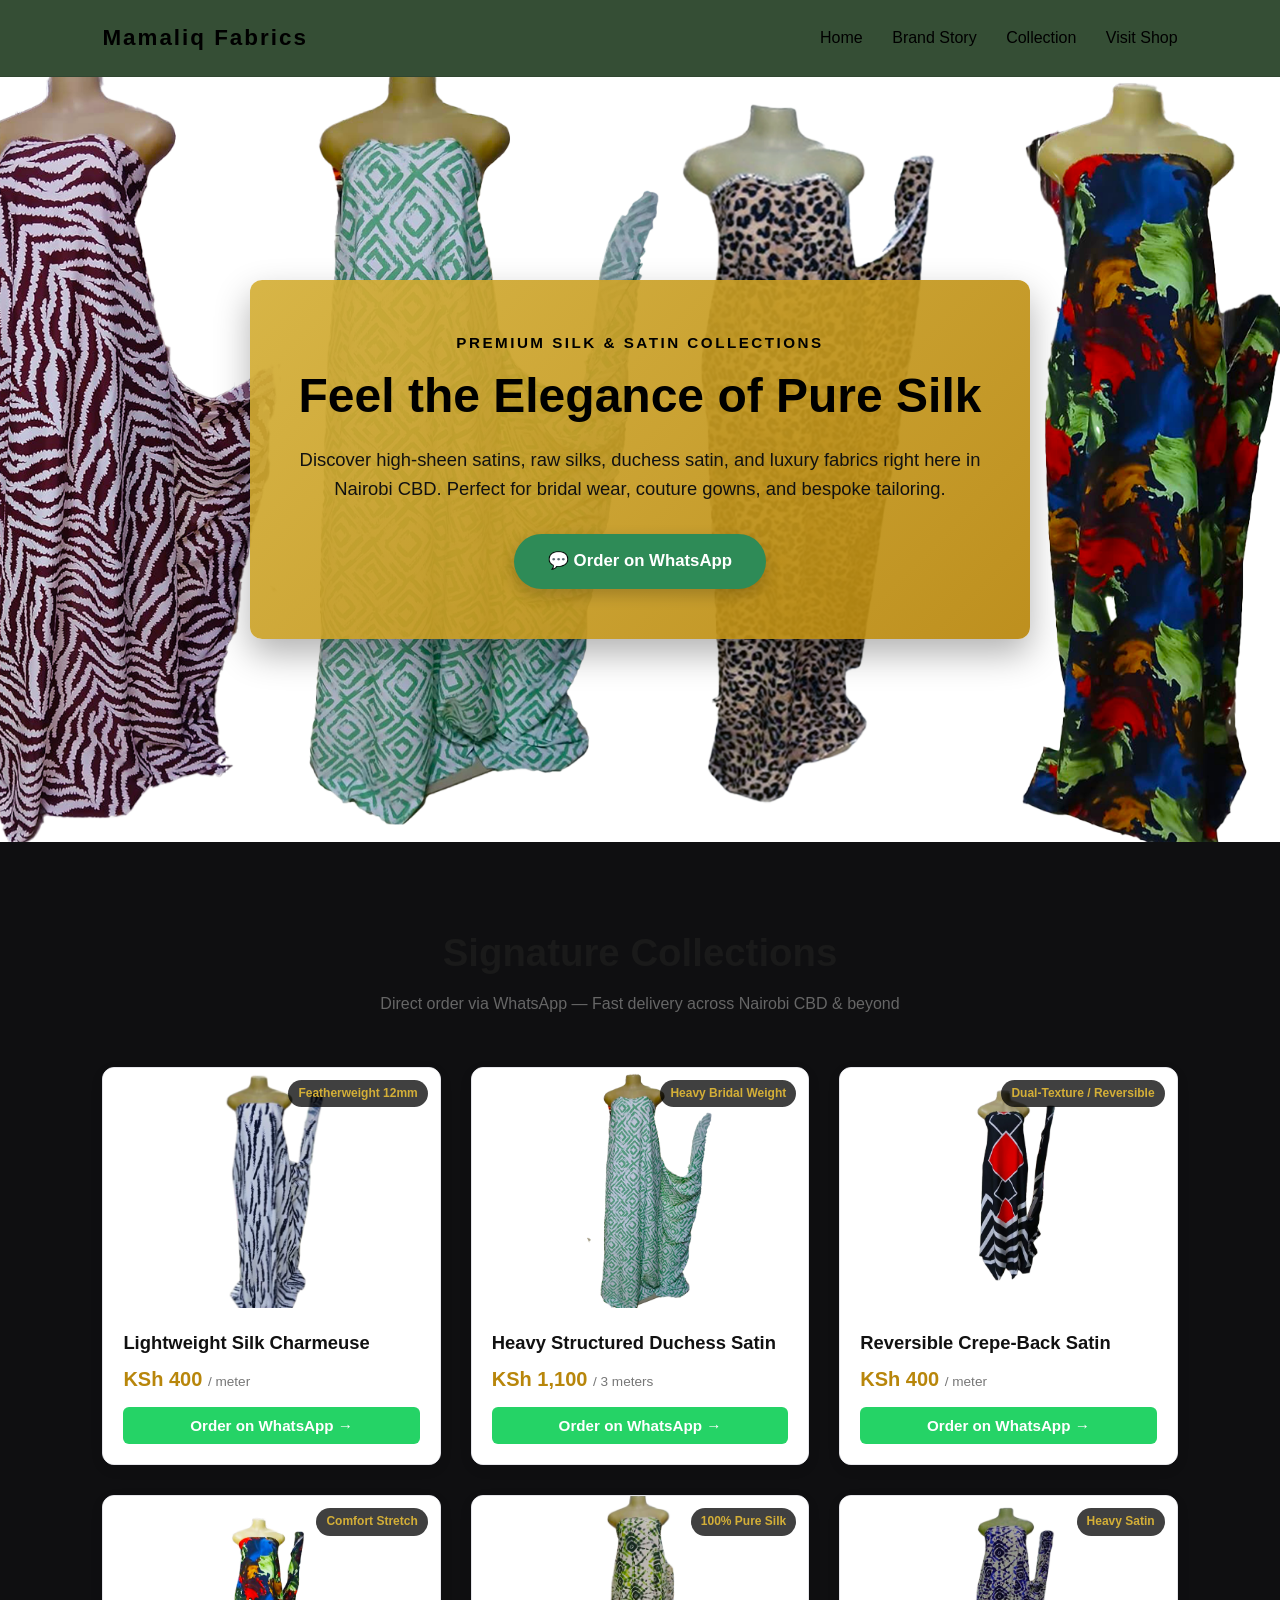
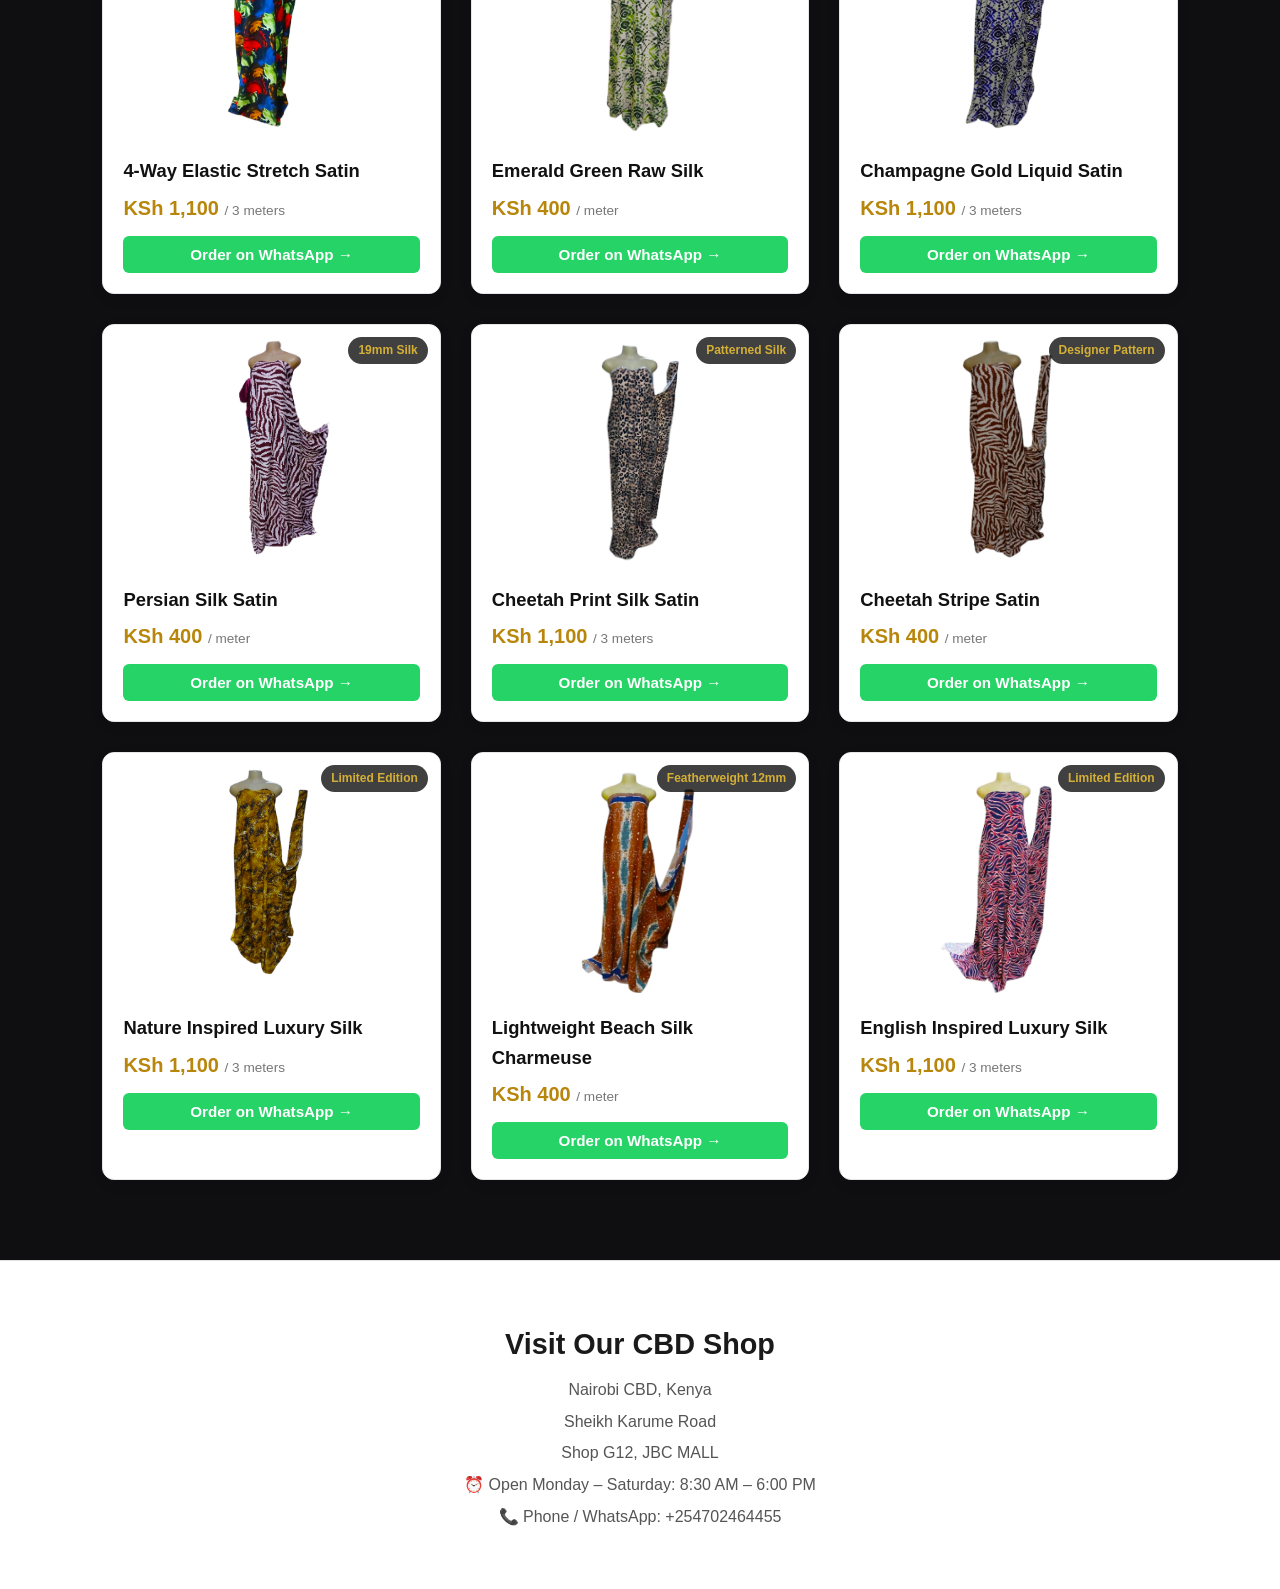
<file: Index.html>
<!DOCTYPE html>
<html lang="en">
<head>
  <meta charset="UTF-8">
  <meta name="viewport" content="width=device-width, initial-scale=1.0">
  <title>Mamaliq Fabrics | Nairobi CBD</title>
  <link rel="stylesheet" href="MMQ2.css">
</head>
<body>

  <!-- NAVBAR -->
  <nav class="navbar">
    <a href="index.html" class="logo">Mamaliq Fabrics</a>
    <div class="nav-links">
      <a href="#hero">Home</a>
      <a href="MMQ2 Story.html">Brand Story</a>
      <a href="#catalog">Collection</a>
      <a href="#visit">Visit Shop</a>
    </div>
  </nav>

  <!-- EYE-CATCHING HERO SECTION -->
  <section id="hero" class="hero-section">
    <div class="hero-overlay-box">
      <span class="tagline">Premium Silk & Satin Collections</span>
      <h1>Feel the Elegance of Pure Silk</h1>
      <p>Discover high-sheen satins, raw silks, duchess satin, and luxury fabrics right here in Nairobi CBD. Perfect for bridal wear, couture gowns, and bespoke tailoring.</p>
      <a href="https://wa.me/254702464455?text=Hi!%20I%20want%20to%20order%20fabrics%20from%20Mamaliq%20Fabrics." class="btn-primary" target="_blank">
        💬 Order on WhatsApp
      </a>
    </div>
  </section>

  <!-- FABRIC CATALOG -->
  <section id="catalog" class="catalog-section">
    <h2>Signature Collections</h2>
    <p class="section-sub">Direct order via WhatsApp — Fast delivery across Nairobi CBD & beyond</p>
    
    <div class="product-grid">

      <!-- 1. LIGHTWEIGHT CHARMEUSE -->
      <div class="product-card" onclick="orderOnWhatsApp('Lightweight Silk Charmeuse', 'KSh 400 / meter')">
        <div class="card-image">
          <img src="Coll9.png" alt="Silk Charmeuse">
          <span class="badge">Featherweight 12mm</span>
        </div>
        <div class="card-details">
          <h3>Lightweight Silk Charmeuse</h3>
          <p class="price">KSh 400 <span>/ meter</span></p>
          <button class="btn-order" type="button">Order on WhatsApp →</button>
        </div>
      </div>

      <!-- 2. HEAVY DUCHESS SATIN -->
      <div class="product-card" onclick="orderOnWhatsApp('Heavy Structured Duchess Satin', 'KSh 1,100 / 3 meters')">
        <div class="card-image">
          <img src="Coll3.png" alt="Cheetahsatin">
          <span class="badge">Heavy Bridal Weight</span>
        </div>
        <div class="card-details">
          <h3>Heavy Structured Duchess Satin</h3>
          <p class="price">KSh 1,100 <span>/ 3 meters</span></p>
          <button class="btn-order" type="button">Order on WhatsApp →</button>
        </div>
      </div>

      <!-- 3. REVERSIBLE CREPE-BACK SATIN -->
      <div class="product-card" onclick="orderOnWhatsApp('Reversible Crepe-Back Satin', 'KSh 400 / meter')">
        <div class="card-image">
          <img src="Coll7.png" alt="Crepe-Back Satin">
          <span class="badge">Dual-Texture / Reversible</span>
        </div>
        <div class="card-details">
          <h3>Reversible Crepe-Back Satin</h3>
          <p class="price">KSh 400 <span>/ meter</span></p>
          <button class="btn-order" type="button">Order on WhatsApp →</button>
        </div>
      </div>

      <!-- 4. STRETCH SATIN -->
      <div class="product-card" onclick="orderOnWhatsApp('4-Way Elastic Stretch Satin', 'KSh 1,100 / 3 meters')">
        <div class="card-image">
          <img src="Coll2.png" alt="Stretch Satin">
          <span class="badge">Comfort Stretch</span>
        </div>
        <div class="card-details">
          <h3>4-Way Elastic Stretch Satin</h3>
          <p class="price">KSh 1,100 <span>/ 3 meters</span></p>
          <button class="btn-order" type="button">Order on WhatsApp →</button>
        </div>
      </div>

      <!-- 5. EMERALD RAW SILK -->
      <div class="product-card" onclick="orderOnWhatsApp('Emerald Green Raw Silk', 'KSh 400 / meter')">
        <div class="card-image">
          <img src="Coll6.png" alt="Emerald Silk">
          <span class="badge">100% Pure Silk</span>
        </div>
        <div class="card-details">
          <h3>Emerald Green Raw Silk</h3>
          <p class="price">KSh 400 <span>/ meter</span></p>
          <button class="btn-order" type="button">Order on WhatsApp →</button>
        </div>
      </div>

      <!-- 6. CHAMPAGNE GOLD SATIN -->
      <div class="product-card" onclick="orderOnWhatsApp('Champagne Gold Liquid Satin', 'KSh 1,100 / 3 meters')">
        <div class="card-image">
          <img src="Coll5.png" alt="Champagne Satin">
          <span class="badge">Heavy Satin</span>
        </div>
        <div class="card-details">
          <h3>Champagne Gold Liquid Satin</h3>
          <p class="price">KSh 1,100 <span>/ 3 meters</span></p>
          <button class="btn-order" type="button">Order on WhatsApp →</button>
        </div>
      </div>

      <!-- 7. PERSIAN SILK SATIN -->
      <div class="product-card" onclick="orderOnWhatsApp('Persian Silk Satin', 'KSh 400 / meter')">
        <div class="card-image">
          <img src="Coll4.png" alt="Persian Silk Satin">
          <span class="badge">19mm Silk</span>
        </div>
        <div class="card-details">
          <h3>Persian Silk Satin</h3>
          <p class="price">KSh 400 <span>/ meter</span></p>
          <button class="btn-order" type="button">Order on WhatsApp →</button>
        </div>
      </div>

      <!-- 8. CHEETAH PRINT SATIN -->
      <div class="product-card" onclick="orderOnWhatsApp('Cheetah Print Silk Satin', 'KSh 1,100 / 3 meters')">
        <div class="card-image">
          <img src="Coll1.png" alt="Cheetah Print Silk Satin">
          <span class="badge">Patterned Silk</span>
        </div>
        <div class="card-details">
          <h3>Cheetah Print Silk Satin</h3>
          <p class="price">KSh 1,100 <span>/ 3 meters</span></p>
          <button class="btn-order" type="button">Order on WhatsApp →</button>
        </div>
      </div>

      <!-- 9. CHEETAH STRIPE SATIN -->
      <div class="product-card" onclick="orderOnWhatsApp('Cheetah Stripe Satin', 'KSh 400 / meter')">
        <div class="card-image">
          <img src="Coll13.png" alt="Cheetah Stripe Satin">
          <span class="badge">Designer Pattern</span>
        </div>
        <div class="card-details">
          <h3>Cheetah Stripe Satin</h3>
          <p class="price">KSh 400 <span>/ meter</span></p>
          <button class="btn-order" type="button">Order on WhatsApp →</button>
        </div>
      </div>

      <!-- 10. NATURE INSPIRED SILK -->
      <div class="product-card" onclick="orderOnWhatsApp('Nature Inspired Luxury Silk', 'KSh 1,100 / 3 meters')">
        <div class="card-image">
          <img src="Coll12.png" alt="Nature Inspired Silk">
          <span class="badge">Limited Edition</span>
        </div>
        <div class="card-details">
          <h3>Nature Inspired Luxury Silk</h3>
          <p class="price">KSh 1,100 <span>/ 3 meters</span></p>
          <button class="btn-order" type="button">Order on WhatsApp →</button>
        </div>
      </div>
	  	 <!-- 12.BEACH LIGHTWEIGHT CHARMEUSE -->
      <div class="product-card" onclick="orderOnWhatsApp('Lightweight Silk Charmeuse', 'KSh 400 / meter')">
        <div class="card-image">
          <img src="Coll10.png" alt="Silk Charmeuse">
          <span class="badge">Featherweight 12mm</span>
        </div>
        <div class="card-details">
          <h3>Lightweight Beach Silk Charmeuse</h3>
          <p class="price">KSh 400 <span>/ meter</span></p>
          <button class="btn-order" type="button">Order on WhatsApp →</button>
        </div>
      </div>
	  
  <!-- 11. DARK ENGLISH SATIN -->
      <div class="product-card" onclick="orderOnWhatsApp('Nature Inspired Luxury Silk', 'KSh 1,100 / 3 meters')">
        <div class="card-image">
          <img src="Coll8.png" alt="Nature Inspired Silk">
          <span class="badge">Limited Edition</span>
        </div>
        <div class="card-details">
          <h3>English Inspired Luxury Silk</h3>
          <p class="price">KSh 1,100 <span>/ 3 meters</span></p>
          <button class="btn-order" type="button">Order on WhatsApp →</button>
        </div>
      </div>
    </div>
	
  </section>

  <!-- CBD LOCATION FOOTER -->
  <footer id="visit" class="footer-section">
    <div class="footer-content">
      <h2>Visit Our CBD Shop</h2>
      <p>Nairobi CBD, Kenya</p>
      <p>Sheikh Karume Road</p>
      <p>Shop G12, JBC MALL</p>
      <p>⏰ Open Monday – Saturday: 8:30 AM – 6:00 PM</p>
      <p>📞 Phone / WhatsApp: +254702464455</p>
    </div>
  </footer>

  <script src="MMQ.js"></script>
</body>
</html>
</file>
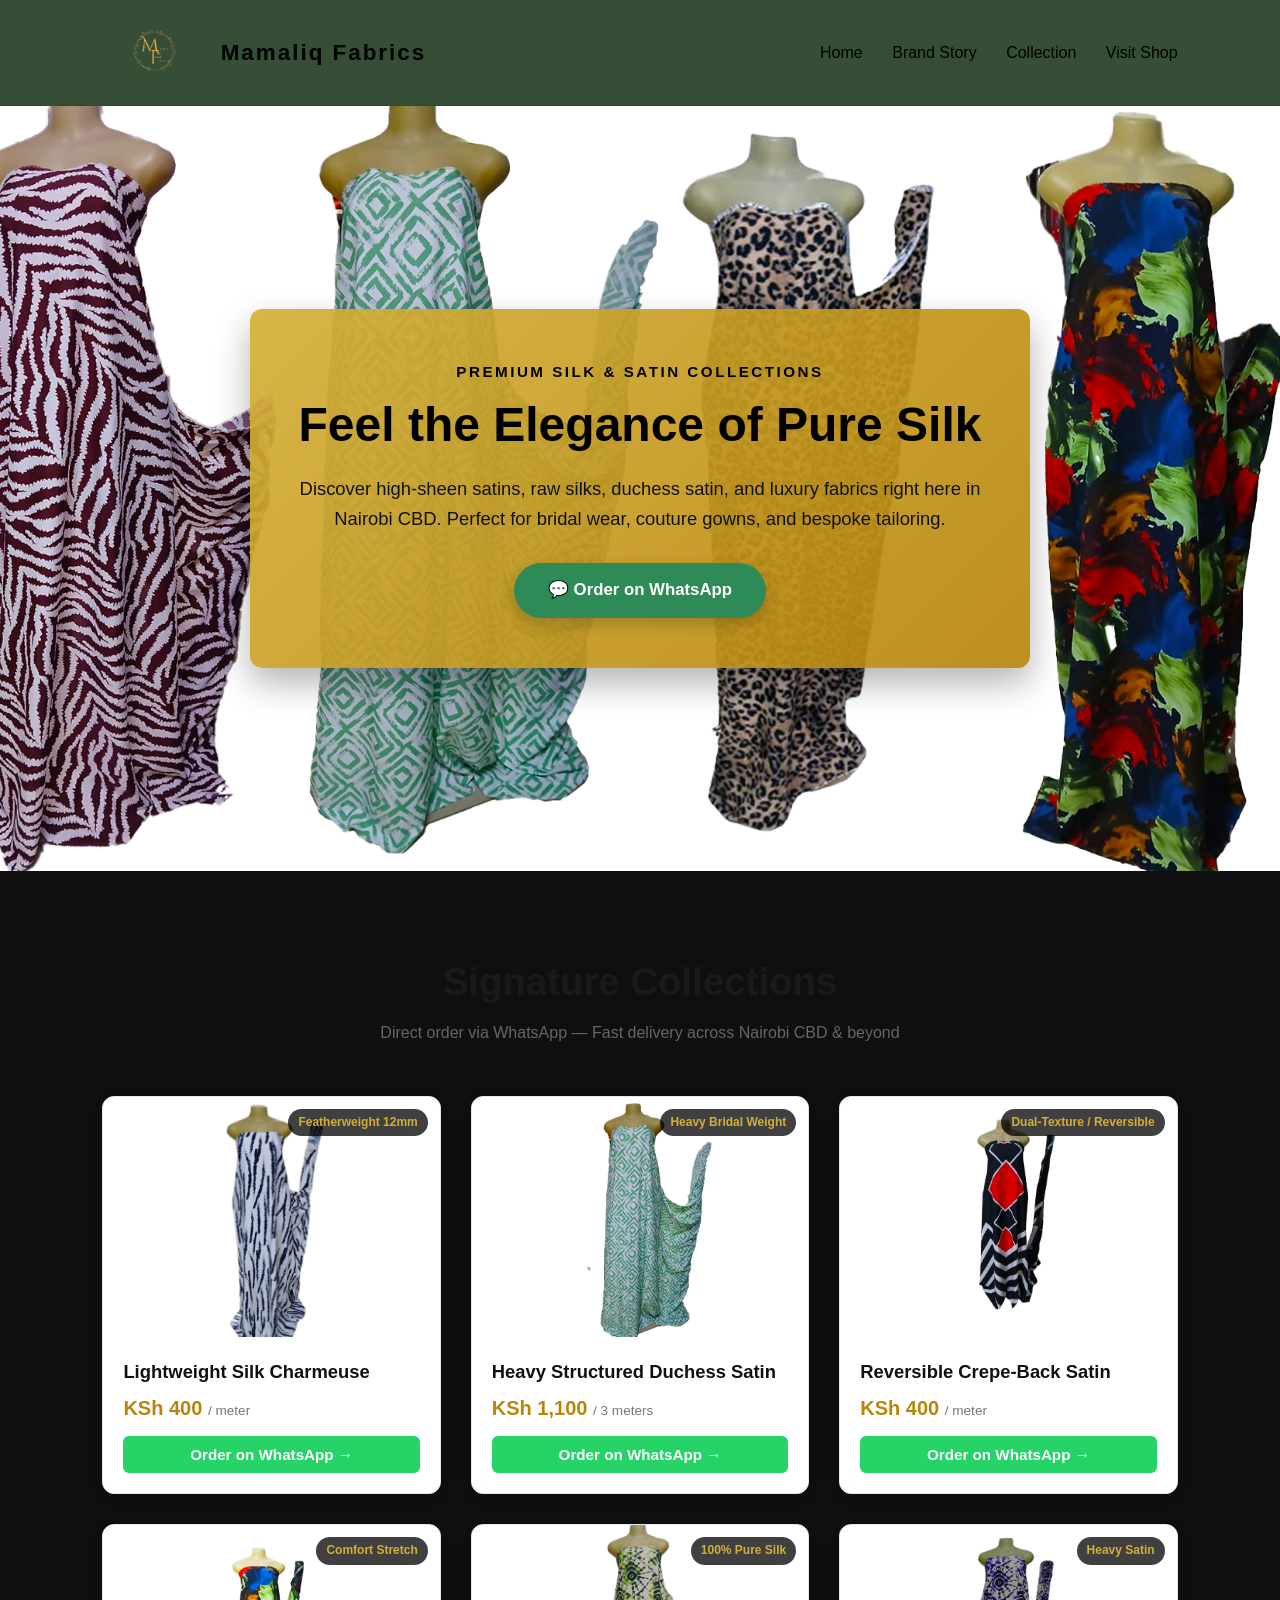
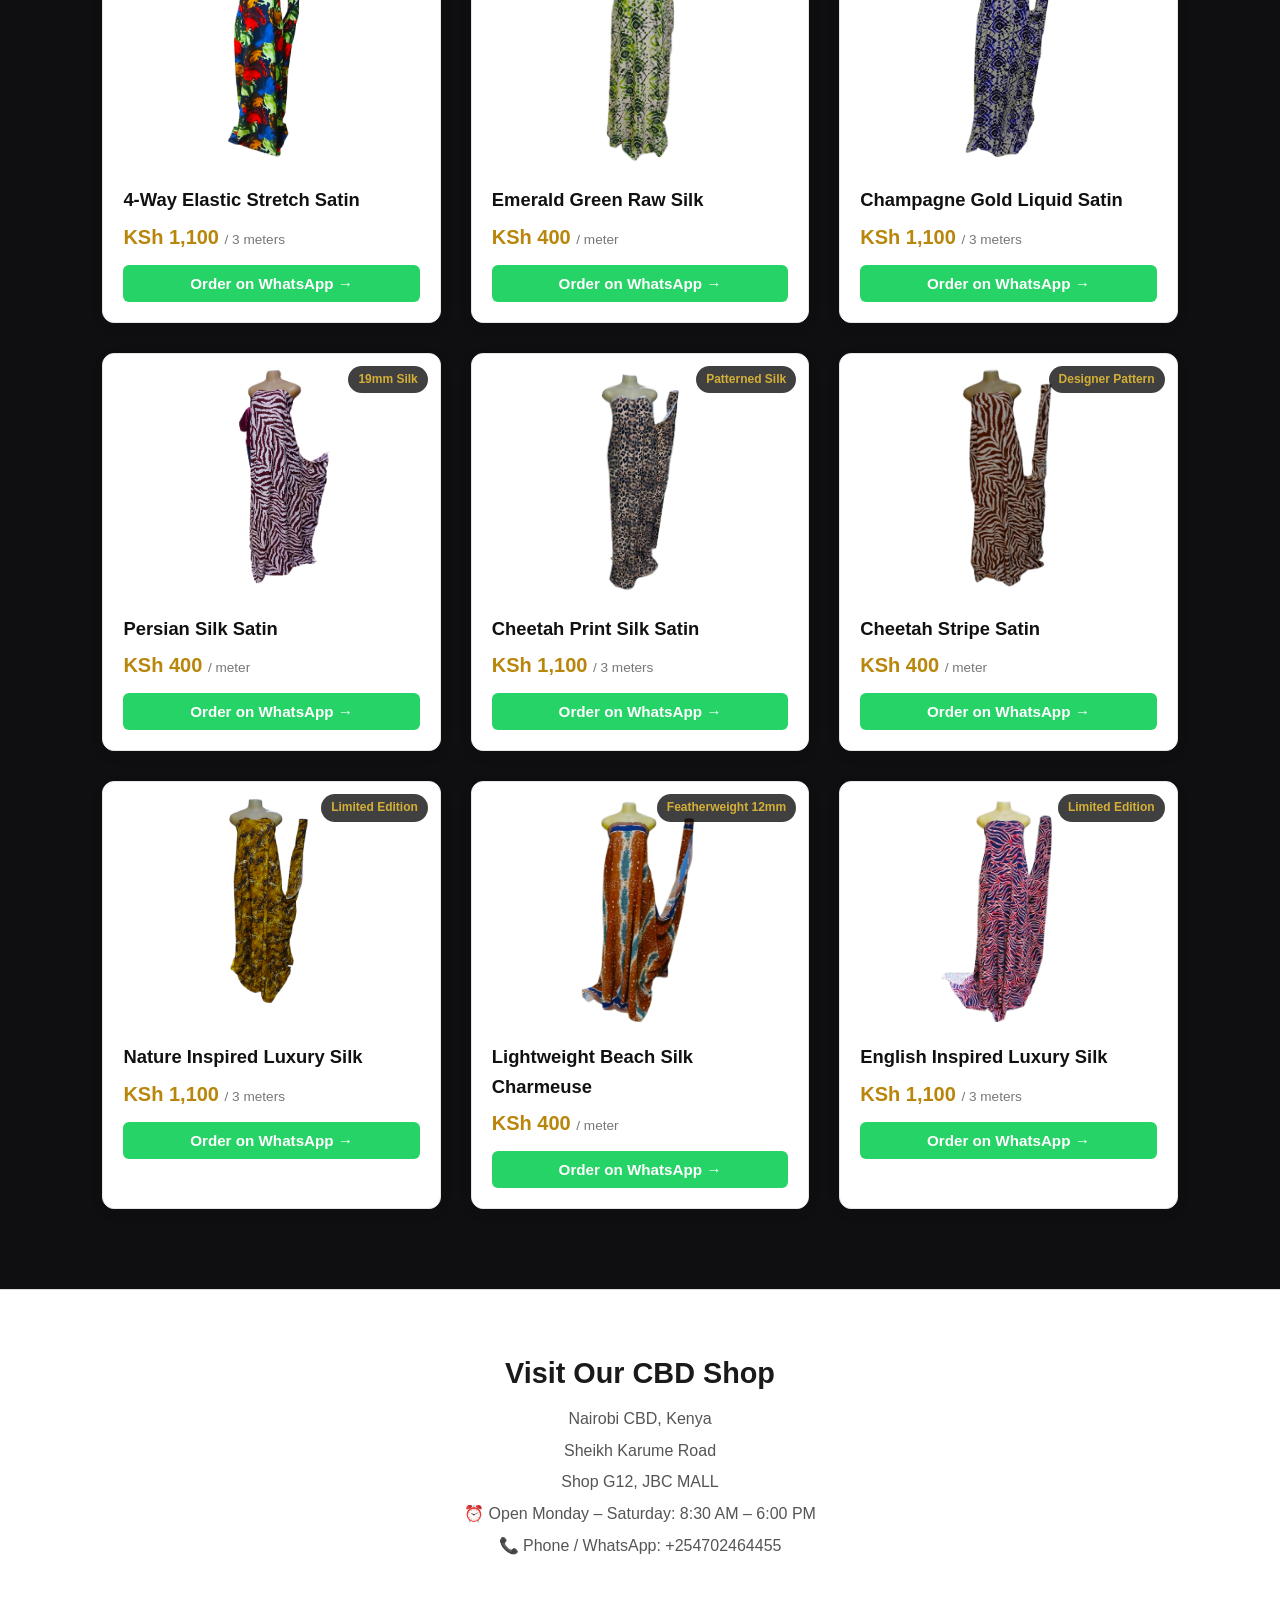
<file: index.html>
<!DOCTYPE html>
<html lang="en">
<head>
  <meta charset="UTF-8">
  <meta name="viewport" content="width=device-width, initial-scale=1.0">
  <title>Mamaliq Fabrics | Nairobi CBD</title>
  <link rel="stylesheet" href="MMQ2.css">
</head>
<body>

 <!-- NAVBAR -->
<nav class="navbar">
  <a href="index.html" class="logo" style="display: inline-flex; align-items: center; gap: 10px; text-decoration: none;">
    <img src="Mamaliq fabrics.png" alt="Mamaliq Fabrics Logo" style="height: 65px; width: auto;">
    <span>Mamaliq Fabrics</span>
  </a>
    <div class="nav-links">
      <a href="#hero">Home</a>
      <a href="MMQ2 Story.html">Brand Story</a>
      <a href="#catalog">Collection</a>
      <a href="#visit">Visit Shop</a>
    </div>
</nav>

  <!-- EYE-CATCHING HERO SECTION -->
  <section id="hero" class="hero-section">
    <div class="hero-overlay-box">
      <span class="tagline">Premium Silk & Satin Collections</span>
      <h1>Feel the Elegance of Pure Silk</h1>
      <p>Discover high-sheen satins, raw silks, duchess satin, and luxury fabrics right here in Nairobi CBD. Perfect for bridal wear, couture gowns, and bespoke tailoring.</p>
      <a href="https://wa.me/254702464455?text=Hi!%20I%20want%20to%20order%20fabrics%20from%20Mamaliq%20Fabrics." class="btn-primary" target="_blank">
        💬 Order on WhatsApp
      </a>
    </div>
  </section>

  <!-- FABRIC CATALOG -->
  <section id="catalog" class="catalog-section">
    <h2>Signature Collections</h2>
    <p class="section-sub">Direct order via WhatsApp — Fast delivery across Nairobi CBD & beyond</p>
    
    <div class="product-grid">

      <!-- 1. LIGHTWEIGHT CHARMEUSE -->
      <div class="product-card" onclick="orderOnWhatsApp('Lightweight Silk Charmeuse', 'KSh 400 / meter')">
        <div class="card-image">
          <img src="Coll9.png" alt="Silk Charmeuse">
          <span class="badge">Featherweight 12mm</span>
        </div>
        <div class="card-details">
          <h3>Lightweight Silk Charmeuse</h3>
          <p class="price">KSh 400 <span>/ meter</span></p>
          <button class="btn-order" type="button">Order on WhatsApp →</button>
        </div>
      </div>

      <!-- 2. HEAVY DUCHESS SATIN -->
      <div class="product-card" onclick="orderOnWhatsApp('Heavy Structured Duchess Satin', 'KSh 1,100 / 3 meters')">
        <div class="card-image">
          <img src="Coll3.png" alt="Cheetahsatin">
          <span class="badge">Heavy Bridal Weight</span>
        </div>
        <div class="card-details">
          <h3>Heavy Structured Duchess Satin</h3>
          <p class="price">KSh 1,100 <span>/ 3 meters</span></p>
          <button class="btn-order" type="button">Order on WhatsApp →</button>
        </div>
      </div>

      <!-- 3. REVERSIBLE CREPE-BACK SATIN -->
      <div class="product-card" onclick="orderOnWhatsApp('Reversible Crepe-Back Satin', 'KSh 400 / meter')">
        <div class="card-image">
          <img src="Coll7.png" alt="Crepe-Back Satin">
          <span class="badge">Dual-Texture / Reversible</span>
        </div>
        <div class="card-details">
          <h3>Reversible Crepe-Back Satin</h3>
          <p class="price">KSh 400 <span>/ meter</span></p>
          <button class="btn-order" type="button">Order on WhatsApp →</button>
        </div>
      </div>

      <!-- 4. STRETCH SATIN -->
      <div class="product-card" onclick="orderOnWhatsApp('4-Way Elastic Stretch Satin', 'KSh 1,100 / 3 meters')">
        <div class="card-image">
          <img src="Coll2.png" alt="Stretch Satin">
          <span class="badge">Comfort Stretch</span>
        </div>
        <div class="card-details">
          <h3>4-Way Elastic Stretch Satin</h3>
          <p class="price">KSh 1,100 <span>/ 3 meters</span></p>
          <button class="btn-order" type="button">Order on WhatsApp →</button>
        </div>
      </div>

      <!-- 5. EMERALD RAW SILK -->
      <div class="product-card" onclick="orderOnWhatsApp('Emerald Green Raw Silk', 'KSh 400 / meter')">
        <div class="card-image">
          <img src="Coll6.png" alt="Emerald Silk">
          <span class="badge">100% Pure Silk</span>
        </div>
        <div class="card-details">
          <h3>Emerald Green Raw Silk</h3>
          <p class="price">KSh 400 <span>/ meter</span></p>
          <button class="btn-order" type="button">Order on WhatsApp →</button>
        </div>
      </div>

      <!-- 6. CHAMPAGNE GOLD SATIN -->
      <div class="product-card" onclick="orderOnWhatsApp('Champagne Gold Liquid Satin', 'KSh 1,100 / 3 meters')">
        <div class="card-image">
          <img src="Coll5.png" alt="Champagne Satin">
          <span class="badge">Heavy Satin</span>
        </div>
        <div class="card-details">
          <h3>Champagne Gold Liquid Satin</h3>
          <p class="price">KSh 1,100 <span>/ 3 meters</span></p>
          <button class="btn-order" type="button">Order on WhatsApp →</button>
        </div>
      </div>

      <!-- 7. PERSIAN SILK SATIN -->
      <div class="product-card" onclick="orderOnWhatsApp('Persian Silk Satin', 'KSh 400 / meter')">
        <div class="card-image">
          <img src="Coll4.png" alt="Persian Silk Satin">
          <span class="badge">19mm Silk</span>
        </div>
        <div class="card-details">
          <h3>Persian Silk Satin</h3>
          <p class="price">KSh 400 <span>/ meter</span></p>
          <button class="btn-order" type="button">Order on WhatsApp →</button>
        </div>
      </div>

      <!-- 8. CHEETAH PRINT SATIN -->
      <div class="product-card" onclick="orderOnWhatsApp('Cheetah Print Silk Satin', 'KSh 1,100 / 3 meters')">
        <div class="card-image">
          <img src="Coll1.png" alt="Cheetah Print Silk Satin">
          <span class="badge">Patterned Silk</span>
        </div>
        <div class="card-details">
          <h3>Cheetah Print Silk Satin</h3>
          <p class="price">KSh 1,100 <span>/ 3 meters</span></p>
          <button class="btn-order" type="button">Order on WhatsApp →</button>
        </div>
      </div>

      <!-- 9. CHEETAH STRIPE SATIN -->
      <div class="product-card" onclick="orderOnWhatsApp('Cheetah Stripe Satin', 'KSh 400 / meter')">
        <div class="card-image">
          <img src="Coll13.png" alt="Cheetah Stripe Satin">
          <span class="badge">Designer Pattern</span>
        </div>
        <div class="card-details">
          <h3>Cheetah Stripe Satin</h3>
          <p class="price">KSh 400 <span>/ meter</span></p>
          <button class="btn-order" type="button">Order on WhatsApp →</button>
        </div>
      </div>

      <!-- 10. NATURE INSPIRED SILK -->
      <div class="product-card" onclick="orderOnWhatsApp('Nature Inspired Luxury Silk', 'KSh 1,100 / 3 meters')">
        <div class="card-image">
          <img src="Coll12.png" alt="Nature Inspired Silk">
          <span class="badge">Limited Edition</span>
        </div>
        <div class="card-details">
          <h3>Nature Inspired Luxury Silk</h3>
          <p class="price">KSh 1,100 <span>/ 3 meters</span></p>
          <button class="btn-order" type="button">Order on WhatsApp →</button>
        </div>
      </div>
	  	 <!-- 12.BEACH LIGHTWEIGHT CHARMEUSE -->
      <div class="product-card" onclick="orderOnWhatsApp('Lightweight Silk Charmeuse', 'KSh 400 / meter')">
        <div class="card-image">
          <img src="Coll10.png" alt="Silk Charmeuse">
          <span class="badge">Featherweight 12mm</span>
        </div>
        <div class="card-details">
          <h3>Lightweight Beach Silk Charmeuse</h3>
          <p class="price">KSh 400 <span>/ meter</span></p>
          <button class="btn-order" type="button">Order on WhatsApp →</button>
        </div>
      </div>
	  
  <!-- 11. DARK ENGLISH SATIN -->
      <div class="product-card" onclick="orderOnWhatsApp('Nature Inspired Luxury Silk', 'KSh 1,100 / 3 meters')">
        <div class="card-image">
          <img src="Coll8.png" alt="Nature Inspired Silk">
          <span class="badge">Limited Edition</span>
        </div>
        <div class="card-details">
          <h3>English Inspired Luxury Silk</h3>
          <p class="price">KSh 1,100 <span>/ 3 meters</span></p>
          <button class="btn-order" type="button">Order on WhatsApp →</button>
        </div>
      </div>
    </div>
	
  </section>

  <!-- CBD LOCATION FOOTER -->
  <footer id="visit" class="footer-section">
    <div class="footer-content">
      <h2>Visit Our CBD Shop</h2>
      <p>Nairobi CBD, Kenya</p>
      <p>Sheikh Karume Road</p>
      <p>Shop G12, JBC MALL</p>
      <p>⏰ Open Monday – Saturday: 8:30 AM – 6:00 PM</p>
      <p>📞 Phone / WhatsApp: +254702464455</p>
    </div>
  </footer>

  <script src="MMQ.js"></script>
</body>
</html>
</file>
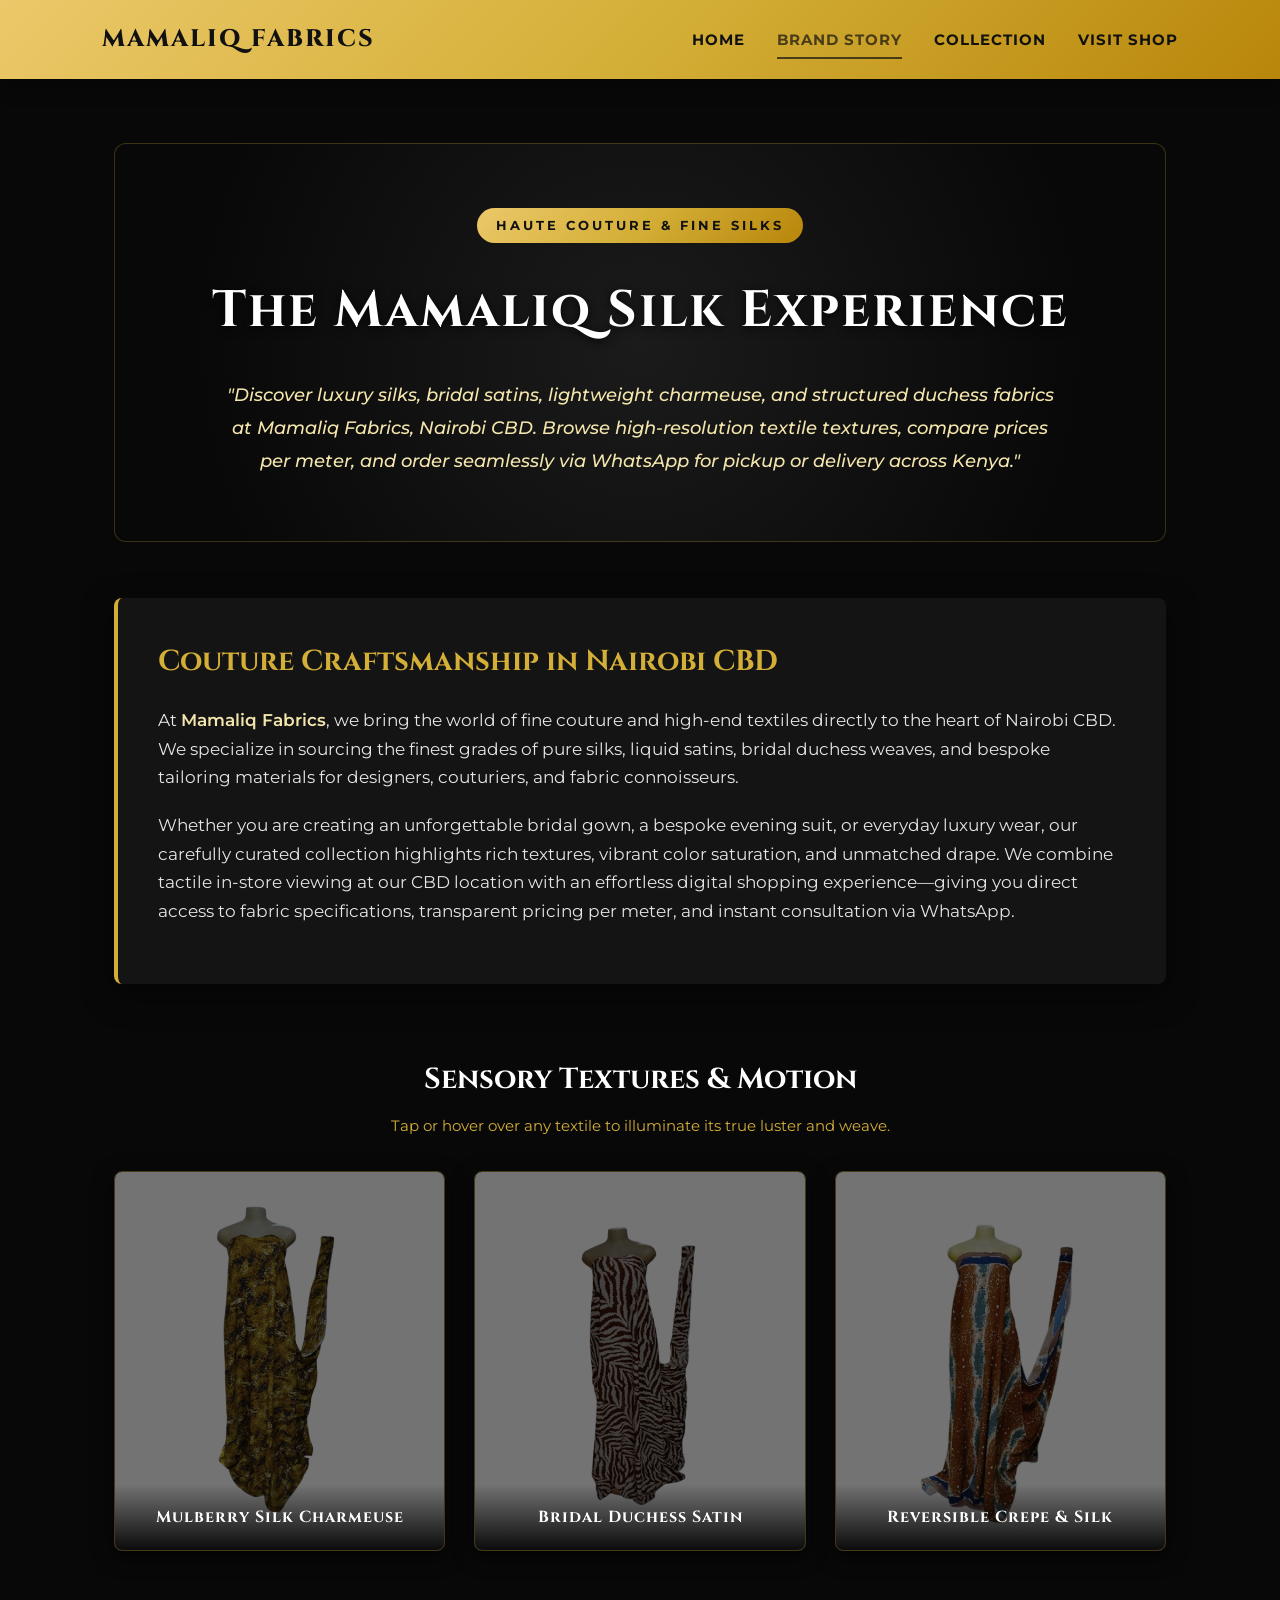
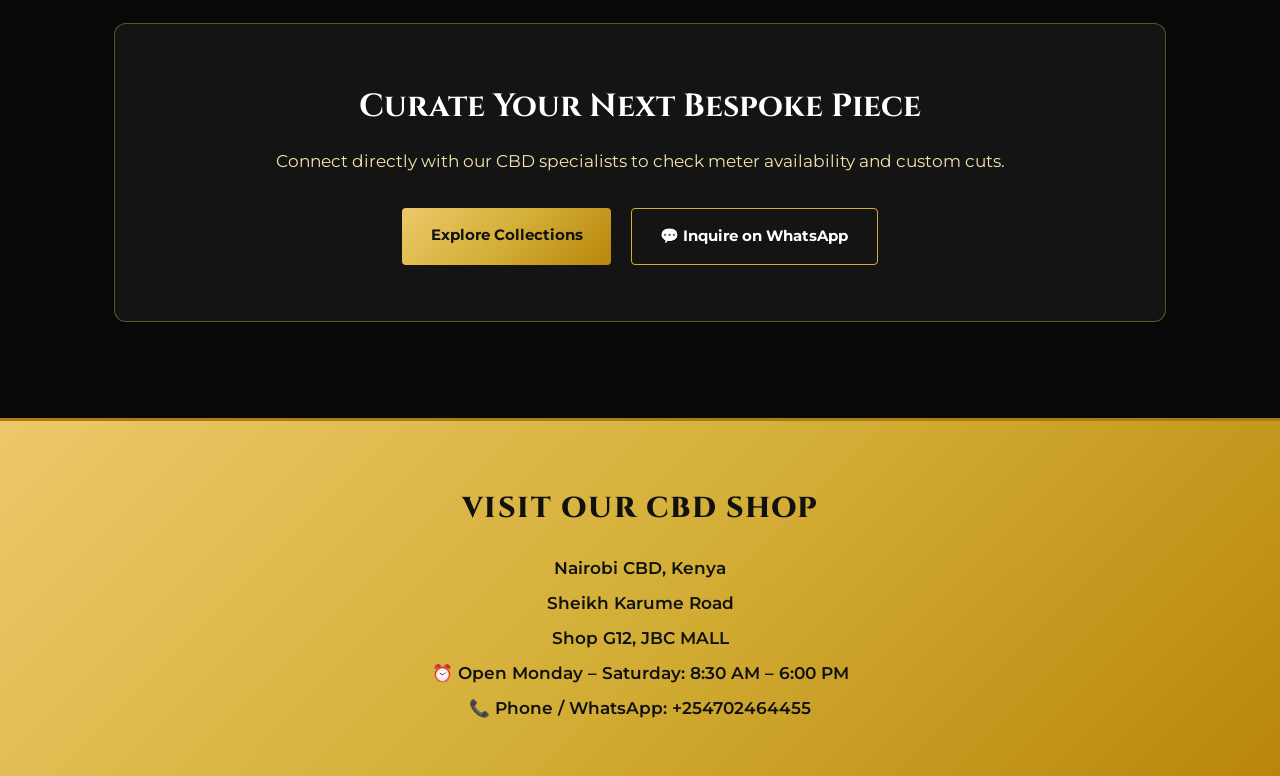
<file: MMQ2 Story.html>
<!DOCTYPE html>
<html lang="en">
<head>
  <meta charset="UTF-8">
  <meta name="viewport" content="width=device-width, initial-scale=1.0">
  <title>Our Story | Mamaliq Fabrics Nairobi CBD</title>
  
  <!-- Linking the new golden stylesheet -->
  <link rel="stylesheet" href="Storystyle.css">
</head>
<body>

  <!-- NAVBAR -->
  <nav class="gold-navbar">
    <a href="index.html" class="gold-logo">Mamaliq Fabrics</a>
    <div class="gold-nav-links">
      <a href="index.html#hero">Home</a>
      <a href="brandstory.html" class="active">Brand Story</a>
      <a href="index.html#catalog">Collection</a>
      <a href="index.html#visit">Visit Shop</a>
    </div>
  </nav>

  <!-- MAIN LUXURY CONTAINER -->
  <main class="gold-story-container">

    <!-- HERO STATEMENT (Your Exact Text) -->
    <header class="gold-story-header">
      <span class="gold-badge">Haute Couture & Fine Silks</span>
      <h1>The Mamaliq Silk Experience</h1>
      <p class="gold-lead-quote">
        "Discover luxury silks, bridal satins, lightweight charmeuse, and structured duchess fabrics at Mamaliq Fabrics, Nairobi CBD. Browse high-resolution textile textures, compare prices per meter, and order seamlessly via WhatsApp for pickup or delivery across Kenya."
      </p>
    </header>

    <!-- BRAND STORY NARRATIVE BLOCK -->
    <section class="gold-narrative-card">
      <div class="narrative-content">
        <h2>Couture Craftsmanship in Nairobi CBD</h2>
        <p>
          At <strong>Mamaliq Fabrics</strong>, we bring the world of fine couture and high-end textiles directly to the heart of Nairobi CBD. We specialize in sourcing the finest grades of pure silks, liquid satins, bridal duchess weaves, and bespoke tailoring materials for designers, couturiers, and fabric connoisseurs.
        </p>
        <p>
          Whether you are creating an unforgettable bridal gown, a bespoke evening suit, or everyday luxury wear, our carefully curated collection highlights rich textures, vibrant color saturation, and unmatched drape. We combine tactile in-store viewing at our CBD location with an effortless digital shopping experience—giving you direct access to fabric specifications, transparent pricing per meter, and instant consultation via WhatsApp.
        </p>
      </div>
    </section>

    <!-- 3-PICTURE INTERACTIVE GALLERY (Dark -> Lighter on Click/Touch) -->
    <section class="silk-gallery-section">
      <h3 class="gallery-title">Sensory Textures & Motion</h3>
      <p class="gallery-subtitle">Tap or hover over any textile to illuminate its true luster and weave.</p>

      <div class="interactive-trio-grid">
        
        <!-- CARD 1 -->
        <div class="trio-card" onclick="toggleLight(this)">
          <img src="Coll12.png" alt="Liquid Silk Satin Texture">
          <div class="card-caption">
            <span>Mulberry Silk Charmeuse</span>
          </div>
        </div>

        <!-- CARD 2 -->
        <div class="trio-card" onclick="toggleLight(this)">
          <img src="Coll13.png" alt="Heavy Duchess Satin">
          <div class="card-caption">
            <span>Bridal Duchess Satin</span>
          </div>
        </div>

        <!-- CARD 3 -->
        <div class="trio-card" onclick="toggleLight(this)">
          <img src="Coll10.png" alt="Draped Silk Gown">
          <div class="card-caption">
            <span>Reversible Crepe & Silk</span>
          </div>
        </div>

      </div>
    </section>

    <!-- CALL TO ACTION -->
    <section class="gold-cta-box">
      <h2>Curate Your Next Bespoke Piece</h2>
      <p>Connect directly with our CBD specialists to check meter availability and custom cuts.</p>
      <div class="cta-actions">
        <a href="index.html#catalog" class="btn-dark-gold">Explore Collections</a>
        <a href="https://wa.me/254702464455?text=Hi!%20I%20am%20inquiring%20about%20your%20luxury%20fabrics%20from%20your%20Brand%20Story." class="btn-whatsapp" target="_blank">💬 Inquire on WhatsApp</a>
      </div>
    </section>

  </main>

 <!-- CBD LOCATION FOOTER -->
  <footer id="visit" class="footer-section">
    <div class="footer-content">
      <h2>Visit Our CBD Shop</h2>
      <p>Nairobi CBD, Kenya</p>
      <p>Sheikh Karume Road</p>
      <p>Shop G12, JBC MALL</p>
      <p>⏰ Open Monday – Saturday: 8:30 AM – 6:00 PM</p>
      <p>📞 Phone / WhatsApp: +254702464455</p>
    </div>
  </footer>

  <script src="MMQ.js"></script>
  </script>
</body>
</html>
</file>
<file: MMQ2.css>
/* RESET & BASE STYLES */
* {
  margin: 0;
  padding: 0;
  box-sizing: border-box;
  font-family: 'Segoe UI', Tahoma, Geneva, Verdana, sans-serif;
}

html {
  scroll-behavior: smooth;
}

body {
  background-color: #f4f4f6;
  color: #1a1a1a;
  line-height: 1.6;
}

/* NAVBAR */
.navbar {
  display: flex;
  justify-content: space-between;
  align-items: center;
  padding: 20px 8%;
  background: #354E35;
  border-bottom: 1px solid rgba(0, 0, 0, 0.1);
}

.logo {
  font-size: 1.4rem;
  font-weight: 700;
  letter-spacing: 2px;
  color: #000000;
  text-decoration: none;
}

.nav-links a {
  color: #000000;
  font-weight: 500;
  text-decoration: none;
  margin-left: 25px;
  transition: 0.3s;
}

.nav-links a:hover {
  text-decoration: underline;
}

/* HERO SECTION WITH BACKGROUND IMAGE & GOLDEN OVERLAY */
.hero-section {
  position: relative;
  background-image: url('Coll1.2.png');
  background-size: cover;
  background-position: center;
  background-repeat: no-repeat;
  min-height: 85vh;
  display: flex;
  justify-content: center;
  align-items: center;
  padding: 40px 20px;
}

.hero-overlay-box {
  background: linear-gradient(135deg, rgba(212, 175, 55, 0.92), rgba(184, 134, 11, 0.92));
  padding: 50px 40px;
  border-radius: 12px;
  text-align: center;
  max-width: 780px;
  color: #000000;
  box-shadow: 0 15px 35px rgba(0, 0, 0, 0.3);
}

.tagline {
  color: #000000;
  text-transform: uppercase;
  font-size: 0.95rem;
  letter-spacing: 2.5px;
  font-weight: 700;
  display: inline-block;
  margin-bottom: 12px;
}

.hero-overlay-box h1 {
  font-size: 3rem;
  color: #000000;
  font-weight: 800;
  line-height: 1.2;
  margin-bottom: 20px;
}

.hero-overlay-box p {
  color: #111111;
  font-size: 1.15rem;
  font-weight: 500;
  margin-bottom: 30px;
  line-height: 1.6;
}

/* BUTTONS */
.btn-primary {
  display: inline-block;
  background-color: #2e8b57;
  color: #ffffff;
  padding: 14px 34px;
  border-radius: 30px;
  text-decoration: none;
  font-size: 1.05rem;
  font-weight: 700;
  transition: transform 0.2s, background-color 0.2s;
  box-shadow: 0 6px 16px rgba(0, 0, 0, 0.2);
}

.btn-primary:hover {
  background-color: #246b43;
  transform: translateY(-2px);
}

/* CATALOG SECTION */
.catalog-section {
  padding: 80px 8%;
  background-color: #0f0f11;
  text-align: center;
}

.catalog-section h2 {
  font-size: 2.4rem;
  color: #00000;
  margin-bottom: 8px;
}

.section-sub {
  color: #666;
  margin-bottom: 50px;
}

.product-grid {
  display: grid;
  grid-template-columns: repeat(auto-fit, minmax(260px, 1fr));
  gap: 30px;
}

/* PRODUCT CARD (WHITE BACKGROUND) */
.product-card {
  background: #ffffff;
  border-radius: 12px;
  overflow: hidden;
  text-align: left;
  border: 1px solid #e5e5ea;
  cursor: pointer;
  box-shadow: 0 4px 15px rgba(0, 0, 0, 0.05);
  transition: transform 0.3s, box-shadow 0.3s;
}

.product-card:hover {
  transform: translateY(-6px);
  box-shadow: 0 12px 28px rgba(0, 0, 0, 0.12);
}

.card-image {
  position: relative;
  height: 240px;
  background-color: #ffffff;
}

.card-image img {
  width: 100%;
  height: 100%;
  object-fit: cover;
}

.badge {
  position: absolute;
  top: 12px;
  right: 12px;
  background: rgba(0, 0, 0, 0.75);
  color: #d4af37;
  padding: 4px 10px;
  font-size: 0.75rem;
  font-weight: 600;
  border-radius: 20px;
}

.card-details {
  padding: 20px;
  background: #ffffff;
}

.card-details h3 {
  font-size: 1.15rem;
  color: #111;
  margin-bottom: 6px;
}

.price {
  font-size: 1.25rem;
  color: #b8860b;
  font-weight: 700;
  margin-bottom: 12px;
}

.price span {
  font-size: 0.85rem;
  color: #777;
  font-weight: 400;
}

.btn-order {
  width: 100%;
  background: #25d366;
  border: none;
  color: #ffffff;
  padding: 10px;
  border-radius: 6px;
  cursor: pointer;
  font-weight: 700;
  font-size: 0.95rem;
  transition: background-color 0.2s;
}

.btn-order:hover {
  background: #1ebc57;
}

/* FOOTER */
.footer-section {
  padding: 60px 8%;
  text-align: center;
  border-top: 1px solid #e0e0e0;
  background: #ffffff;
}

.footer-content h2 {
  font-size: 1.8rem;
  margin-bottom: 10px;
}

.footer-content p {
  color: #555;
  margin-top: 6px;
}

/* RESPONSIVENESS */
@media (max-width: 768px) {
  .hero-overlay-box {
    padding: 35px 20px;
  }

  .hero-overlay-box h1 {
    font-size: 2.1rem;
  }

  .hero-overlay-box p {
    font-size: 1rem;
  }
}
</file>
<file: Storystyle.css>
@import url('https://fonts.googleapis.com/css2?family=Cinzel:wght@500;700;800&family=Montserrat:wght@300;400;500;600;700&display=swap');

/* --- CSS Variables & Color Palette --- */
:root {
  --gold-primary: #D4AF37;
  --gold-light: #F3E5AB;
  --gold-dark: #AA7C11;
  --gold-gradient: linear-gradient(135deg, #ECC86A 0%, #D4AF37 50%, #B8860B 100%);
  --bg-pitch-black: #080808;
  --bg-card-black: #141414;
  --text-pure-white: #FFFFFF;
  --text-muted-white: #E5E5E5;
  --text-black: #111111;
  --font-heading: 'Cinzel', serif;
  --font-body: 'Montserrat', sans-serif;
}

/* --- Global Reset --- */
* {
  margin: 0;
  padding: 0;
  box-sizing: border-box;
}

body {
  background-color: var(--bg-pitch-black);
  font-family: var(--font-body);
  color: var(--text-pure-white);
  line-height: 1.7;
  overflow-x: hidden;
}

/* --- Golden Navigation Bar --- */
.gold-navbar {
  position: sticky;
  top: 0;
  z-index: 1000;
  display: flex;
  justify-content: space-between;
  align-items: center;
  padding: 1.2rem 8%;
  background: var(--gold-gradient);
  box-shadow: 0 4px 20px rgba(0, 0, 0, 0.4);
}

.gold-logo {
  font-family: var(--font-heading);
  font-size: 1.5rem;
  font-weight: 800;
  color: var(--text-black);
  text-decoration: none;
  letter-spacing: 2px;
  text-transform: uppercase;
}

.gold-nav-links {
  display: flex;
  gap: 2rem;
}

.gold-nav-links a {
  font-family: var(--font-body);
  font-size: 0.95rem;
  font-weight: 700;
  color: var(--text-black);
  text-decoration: none;
  text-transform: uppercase;
  letter-spacing: 1px;
  position: relative;
  transition: opacity 0.3s ease;
}

.gold-nav-links a:hover,
.gold-nav-links a.active {
  opacity: 0.7;
}

.gold-nav-links a.active::after {
  content: '';
  position: absolute;
  bottom: -6px;
  left: 0;
  width: 100%;
  height: 2px;
  background-color: var(--text-black);
}

/* --- Main Container --- */
.gold-story-container {
  max-width: 1100px;
  margin: 0 auto;
  padding: 4rem 1.5rem 6rem;
}

/* --- Black Hero Section --- */
.gold-story-header {
  text-align: center;
  padding: 4rem 1.5rem;
  margin-bottom: 3.5rem;
  border-radius: 12px;
  background: radial-gradient(circle at center, #1b1b1b 0%, #080808 80%);
  border: 1px solid rgba(212, 175, 55, 0.25);
}

.gold-badge {
  display: inline-block;
  padding: 0.4rem 1.2rem;
  font-size: 0.8rem;
  font-weight: 700;
  text-transform: uppercase;
  letter-spacing: 3px;
  color: var(--text-black);
  background: var(--gold-gradient);
  border-radius: 30px;
  margin-bottom: 1.5rem;
}

.gold-story-header h1 {
  font-family: var(--font-heading);
  font-size: clamp(2rem, 5vw, 3.2rem);
  font-weight: 700;
  color: var(--text-pure-white);
  letter-spacing: 2px;
  margin-bottom: 1.5rem;
  text-shadow: 0 2px 10px rgba(0, 0, 0, 0.8);
}

.gold-lead-quote {
  font-size: 1.15rem;
  font-weight: 500;
  font-style: italic;
  color: var(--gold-light);
  max-width: 850px;
  margin: 0 auto;
  line-height: 1.8;
}

/* --- Narrative Story Card --- */
.gold-narrative-card {
  background: var(--bg-card-black);
  border-left: 4px solid var(--gold-primary);
  border-radius: 8px;
  padding: 2.5rem;
  margin-bottom: 4.5rem;
  box-shadow: 0 10px 30px rgba(0, 0, 0, 0.5);
}

.gold-narrative-card h2 {
  font-family: var(--font-heading);
  font-size: 1.8rem;
  color: var(--gold-primary);
  margin-bottom: 1.2rem;
}

.gold-narrative-card p {
  font-size: 1.05rem;
  color: var(--text-muted-white);
  margin-bottom: 1.2rem;
}

.gold-narrative-card strong {
  color: var(--gold-light);
  font-weight: 600;
}

/* --- Interactive Gallery Trio --- */
.silk-gallery-section {
  text-align: center;
  margin-bottom: 4.5rem;
}

.gallery-title {
  font-family: var(--font-heading);
  font-size: 1.8rem;
  color: var(--text-pure-white);
  margin-bottom: 0.5rem;
}

.gallery-subtitle {
  font-size: 0.95rem;
  color: var(--gold-primary);
  margin-bottom: 2rem;
}

.interactive-trio-grid {
  display: grid;
  grid-template-columns: repeat(auto-fit, minmax(280px, 1fr));
  gap: 1.8rem;
}

.trio-card {
  position: relative;
  border-radius: 8px;
  overflow: hidden;
  height: 380px;
  cursor: pointer;
  border: 1px solid rgba(212, 175, 55, 0.3);
  box-shadow: 0 6px 20px rgba(0,0,0,0.6);
  transition: transform 0.4s ease, border-color 0.4s ease;
}

.trio-card img {
  width: 100%;
  height: 100%;
  object-fit: cover;
  filter: brightness(0.45) grayscale(30%);
  transition: filter 0.5s ease, transform 0.5s ease;
}

.card-caption {
  position: absolute;
  bottom: 0;
  left: 0;
  width: 100%;
  padding: 1.2rem;
  background: linear-gradient(to top, rgba(0,0,0,0.9), transparent);
  text-align: center;
}

.card-caption span {
  font-family: var(--font-heading);
  font-size: 1rem;
  font-weight: 700;
  color: var(--text-pure-white);
  letter-spacing: 1px;
}

.trio-card:hover img,
.trio-card.is-active img {
  filter: brightness(1) grayscale(0%);
  transform: scale(1.05);
}

.trio-card:hover,
.trio-card.is-active {
  border-color: var(--gold-primary);
  transform: translateY(-4px);
}

/* --- Call To Action Box --- */
.gold-cta-box {
  text-align: center;
  background: var(--bg-card-black);
  border: 1px solid rgba(212, 175, 55, 0.4);
  padding: 3.5rem 2rem;
  border-radius: 12px;
}

.gold-cta-box h2 {
  font-family: var(--font-heading);
  font-size: 2rem;
  color: var(--text-pure-white);
  margin-bottom: 0.8rem;
}

.gold-cta-box p {
  color: var(--gold-light);
  font-size: 1.05rem;
  margin-bottom: 2rem;
}

.cta-actions {
  display: flex;
  justify-content: center;
  gap: 1.2rem;
  flex-wrap: wrap;
}

.btn-dark-gold,
.btn-whatsapp {
  padding: 0.9rem 1.8rem;
  font-size: 0.95rem;
  font-weight: 700;
  text-decoration: none;
  border-radius: 4px;
  transition: all 0.3s ease;
}

.btn-dark-gold {
  background: var(--gold-gradient);
  color: var(--text-black);
  border: none;
}

.btn-dark-gold:hover {
  filter: brightness(1.15);
  box-shadow: 0 0 15px rgba(212, 175, 55, 0.4);
}

.btn-whatsapp {
  background-color: transparent;
  color: var(--text-pure-white);
  border: 1px solid var(--gold-primary);
}

.btn-whatsapp:hover {
  background-color: var(--gold-primary);
  color: var(--text-black);
}

/* --- Centered Gold Footer --- */
.footer-section {
  background: var(--gold-gradient);
  color: var(--text-black);
  padding: 4rem 1.5rem 3rem;
  text-align: center;
  border-top: 3px solid var(--gold-dark);
}

.footer-content {
  max-width: 650px;
  margin: 0 auto;
  text-align: center;
}

.footer-content h2 {
  font-family: var(--font-heading);
  font-size: 1.8rem;
  font-weight: 800;
  letter-spacing: 1.5px;
  margin-bottom: 1.2rem;
  color: var(--text-black);
  text-transform: uppercase;
}

.footer-content p {
  font-size: 1.05rem;
  font-weight: 600;
  line-height: 1.9;
  color: var(--text-black);
  margin: 0.2rem 0;
}

/* --- Responsive Media Queries --- */
@media (max-width: 768px) {
  .gold-navbar {
    flex-direction: column;
    gap: 1rem;
    padding: 1.2rem;
  }
  
  .gold-nav-links {
    gap: 1rem;
    flex-wrap: wrap;
    justify-content: center;
  }

  .gold-story-container {
    padding-top: 2rem;
  }
}
</file>
